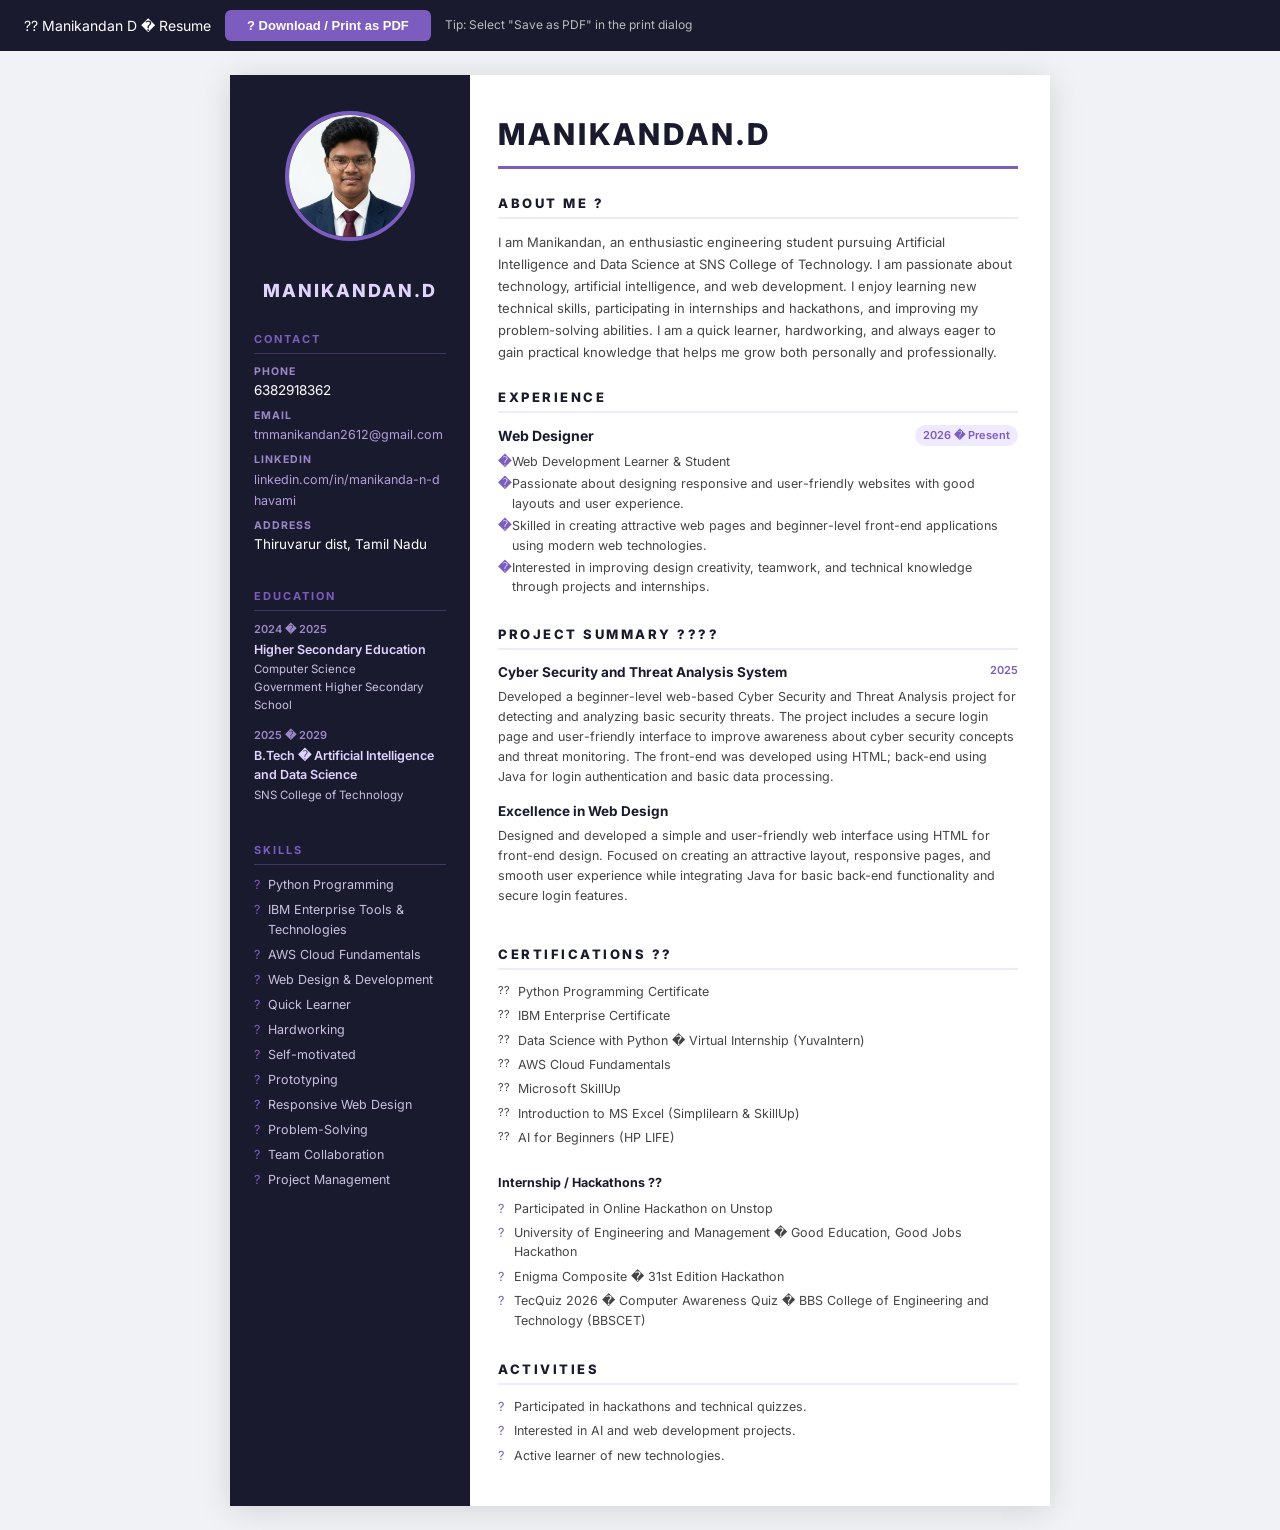
<file: resume.html>
<!DOCTYPE html>
<html lang="en">
<head>
  <meta charset="UTF-8">
  <meta name="viewport" content="width=device-width, initial-scale=1.0">
  <title>Manikandan D - Resume</title>
  <link href="https://fonts.googleapis.com/css2?family=Inter:wght@400;500;600;700;800&display=swap" rel="stylesheet">
  <style>
    * { box-sizing: border-box; margin: 0; padding: 0; }
    body { font-family: "Inter", sans-serif; background: #f0f2f5; color: #1a1a2e; font-size: 13.5px; line-height: 1.55; }
    .print-bar { background: #1a1a2e; color: #fff; padding: 10px 24px; display: flex; align-items: center; gap: 14px; font-size: 14px; }
    .print-bar button { background: #7c5cbf; color: #fff; border: none; padding: 8px 22px; border-radius: 6px; cursor: pointer; font-weight: 600; font-size: 13px; }
    .print-bar button:hover { background: #9b78df; }
    .print-bar .hint { font-size: 12px; opacity: 0.7; }
    .resume { max-width: 820px; margin: 24px auto; background: #fff; box-shadow: 0 4px 32px rgba(0,0,0,0.13); display: grid; grid-template-columns: 240px 1fr; min-height: 1100px; }
    .sidebar { background: #1a1a2e; color: #fff; padding: 36px 24px; display: flex; flex-direction: column; gap: 26px; }
    .sidebar-photo { width: 130px; height: 130px; border-radius: 50%; object-fit: cover; border: 4px solid #7c5cbf; display: block; margin: 0 auto 10px; }
    .sidebar-name { text-align: center; font-size: 18px; font-weight: 800; letter-spacing: 2px; color: #e0d4ff; text-transform: uppercase; }
    .sidebar h3 { font-size: 11px; font-weight: 700; letter-spacing: 2px; text-transform: uppercase; color: #7c5cbf; border-bottom: 1px solid rgba(124,92,191,0.4); padding-bottom: 5px; margin-bottom: 10px; }
    .sidebar p, .sidebar a, .sidebar li { font-size: 12.5px; color: #c8c0e0; line-height: 1.6; }
    .sidebar a { color: #b39ddb; text-decoration: none; word-break: break-all; }
    .contact-item { margin-bottom: 7px; }
    .contact-label { font-size: 10.5px; font-weight: 700; text-transform: uppercase; letter-spacing: 1px; color: #9c88c8; display: block; }
    .sidebar ul { list-style: none; padding: 0; }
    .sidebar ul li { position: relative; padding-left: 14px; margin-bottom: 5px; font-size: 12.5px; color: #c8c0e0; }
    .sidebar ul li::before { content: "?"; position: absolute; left: 0; color: #7c5cbf; }
    .edu-item { margin-bottom: 12px; }
    .edu-item .years { font-size: 11px; color: #9c88c8; font-weight: 600; }
    .edu-item .degree { font-size: 12.5px; font-weight: 600; color: #e0d4ff; margin: 2px 0; }
    .edu-item .school { font-size: 11.5px; color: #c8c0e0; }
    .main { padding: 36px 32px 36px 28px; display: flex; flex-direction: column; gap: 24px; }
    .main-name { font-size: 30px; font-weight: 800; color: #1a1a2e; letter-spacing: 3px; text-transform: uppercase; border-bottom: 3px solid #7c5cbf; padding-bottom: 8px; }
    .section-title { font-size: 13px; font-weight: 800; letter-spacing: 2.5px; text-transform: uppercase; color: #1a1a2e; margin-bottom: 12px; padding-bottom: 4px; border-bottom: 2px solid #f0eaff; }
    .about-text { font-size: 13px; color: #444; line-height: 1.7; }
    .exp-header { display: flex; justify-content: space-between; align-items: flex-start; margin-bottom: 3px; }
    .exp-role { font-size: 14px; font-weight: 700; color: #1a1a2e; }
    .exp-date { font-size: 11px; font-weight: 600; color: #7c5cbf; background: #f0eaff; padding: 2px 8px; border-radius: 12px; }
    .exp-bullets { list-style: none; padding: 0; margin-top: 5px; }
    .exp-bullets li { position: relative; padding-left: 14px; color: #444; font-size: 12.5px; margin-bottom: 3px; }
    .exp-bullets li::before { content: "�"; position: absolute; left: 0; color: #7c5cbf; font-weight: 700; }
    .project-item { margin-bottom: 14px; }
    .project-header { display: flex; justify-content: space-between; }
    .project-title { font-size: 13.5px; font-weight: 700; color: #1a1a2e; }
    .project-year { font-size: 11px; font-weight: 600; color: #7c5cbf; }
    .project-desc { font-size: 12.5px; color: #444; line-height: 1.6; margin-top: 4px; }
    .cert-list { list-style: none; padding: 0; }
    .cert-list li { position: relative; padding-left: 20px; color: #444; font-size: 12.5px; margin-bottom: 5px; }
    .cert-list li::before { content: "??"; position: absolute; left: 0; font-size: 11px; }
    .act-list { list-style: none; padding: 0; }
    .act-list li { position: relative; padding-left: 16px; color: #444; font-size: 12.5px; margin-bottom: 5px; }
    .act-list li::before { content: "?"; position: absolute; left: 0; color: #7c5cbf; }
    @media print { .print-bar { display: none !important; } body { background: #fff; } .resume { box-shadow: none; margin: 0; max-width: 100%; } }
  </style>
</head>
<body>

<div class="print-bar">
  <span>?? Manikandan D � Resume</span>
  <button onclick="window.print()">? Download / Print as PDF</button>
  <span class="hint">Tip: Select "Save as PDF" in the print dialog</span>
</div>

<div class="resume">
  <aside class="sidebar">
    <img src="profile.jpg" alt="Manikandan D" class="sidebar-photo">
    <div class="sidebar-name">Manikandan.D</div>

    <div>
      <h3>Contact</h3>
      <div class="contact-item"><span class="contact-label">Phone</span><span>6382918362</span></div>
      <div class="contact-item"><span class="contact-label">Email</span><a href="mailto:tmmanikandan2612@gmail.com">tmmanikandan2612@gmail.com</a></div>
      <div class="contact-item"><span class="contact-label">LinkedIn</span><a href="https://www.linkedin.com/in/manikanda-n-dhavami" target="_blank">linkedin.com/in/manikanda-n-dhavami</a></div>
      <div class="contact-item"><span class="contact-label">Address</span><span>Thiruvarur dist, Tamil Nadu</span></div>
    </div>

    <div>
      <h3>Education</h3>
      <div class="edu-item">
        <div class="years">2024 � 2025</div>
        <div class="degree">Higher Secondary Education</div>
        <div class="school">Computer Science<br>Government Higher Secondary School</div>
      </div>
      <div class="edu-item">
        <div class="years">2025 � 2029</div>
        <div class="degree">B.Tech � Artificial Intelligence and Data Science</div>
        <div class="school">SNS College of Technology</div>
      </div>
    </div>

    <div>
      <h3>Skills</h3>
      <ul>
        <li>Python Programming</li>
        <li>IBM Enterprise Tools &amp; Technologies</li>
        <li>AWS Cloud Fundamentals</li>
        <li>Web Design &amp; Development</li>
        <li>Quick Learner</li>
        <li>Hardworking</li>
        <li>Self-motivated</li>
        <li>Prototyping</li>
        <li>Responsive Web Design</li>
        <li>Problem-Solving</li>
        <li>Team Collaboration</li>
        <li>Project Management</li>
      </ul>
    </div>
  </aside>

  <main class="main">
    <div class="main-name">Manikandan.D</div>

    <section>
      <div class="section-title">About Me ?</div>
      <p class="about-text">I am Manikandan, an enthusiastic engineering student pursuing Artificial Intelligence and Data Science at SNS College of Technology. I am passionate about technology, artificial intelligence, and web development. I enjoy learning new technical skills, participating in internships and hackathons, and improving my problem-solving abilities. I am a quick learner, hardworking, and always eager to gain practical knowledge that helps me grow both personally and professionally.</p>
    </section>

    <section>
      <div class="section-title">Experience</div>
      <div class="exp-header">
        <span class="exp-role">Web Designer</span>
        <span class="exp-date">2026 � Present</span>
      </div>
      <ul class="exp-bullets">
        <li>Web Development Learner &amp; Student</li>
        <li>Passionate about designing responsive and user-friendly websites with good layouts and user experience.</li>
        <li>Skilled in creating attractive web pages and beginner-level front-end applications using modern web technologies.</li>
        <li>Interested in improving design creativity, teamwork, and technical knowledge through projects and internships.</li>
      </ul>
    </section>

    <section>
      <div class="section-title">Project Summary ????</div>
      <div class="project-item">
        <div class="project-header">
          <div class="project-title">Cyber Security and Threat Analysis System</div>
          <div class="project-year">2025</div>
        </div>
        <p class="project-desc">Developed a beginner-level web-based Cyber Security and Threat Analysis project for detecting and analyzing basic security threats. The project includes a secure login page and user-friendly interface to improve awareness about cyber security concepts and threat monitoring. The front-end was developed using HTML; back-end using Java for login authentication and basic data processing.</p>
      </div>
      <div class="project-item">
        <div class="project-title">Excellence in Web Design</div>
        <p class="project-desc">Designed and developed a simple and user-friendly web interface using HTML for front-end design. Focused on creating an attractive layout, responsive pages, and smooth user experience while integrating Java for basic back-end functionality and secure login features.</p>
      </div>
    </section>

    <section>
      <div class="section-title">Certifications ??</div>
      <ul class="cert-list">
        <li>Python Programming Certificate</li>
        <li>IBM Enterprise Certificate</li>
        <li>Data Science with Python � Virtual Internship (YuvaIntern)</li>
        <li>AWS Cloud Fundamentals</li>
        <li>Microsoft SkillUp</li>
        <li>Introduction to MS Excel (Simplilearn &amp; SkillUp)</li>
        <li>AI for Beginners (HP LIFE)</li>
      </ul>
      <br>
      <p style="font-size:12.5px;font-weight:700;color:#1a1a2e;margin-bottom:6px;">Internship / Hackathons ??</p>
      <ul class="act-list">
        <li>Participated in Online Hackathon on Unstop</li>
        <li>University of Engineering and Management � Good Education, Good Jobs Hackathon</li>
        <li>Enigma Composite � 31st Edition Hackathon</li>
        <li>TecQuiz 2026 � Computer Awareness Quiz � BBS College of Engineering and Technology (BBSCET)</li>
      </ul>
    </section>

    <section>
      <div class="section-title">Activities</div>
      <ul class="act-list">
        <li>Participated in hackathons and technical quizzes.</li>
        <li>Interested in AI and web development projects.</li>
        <li>Active learner of new technologies.</li>
      </ul>
    </section>
  </main>
</div>

</body>
</html>
</file>
